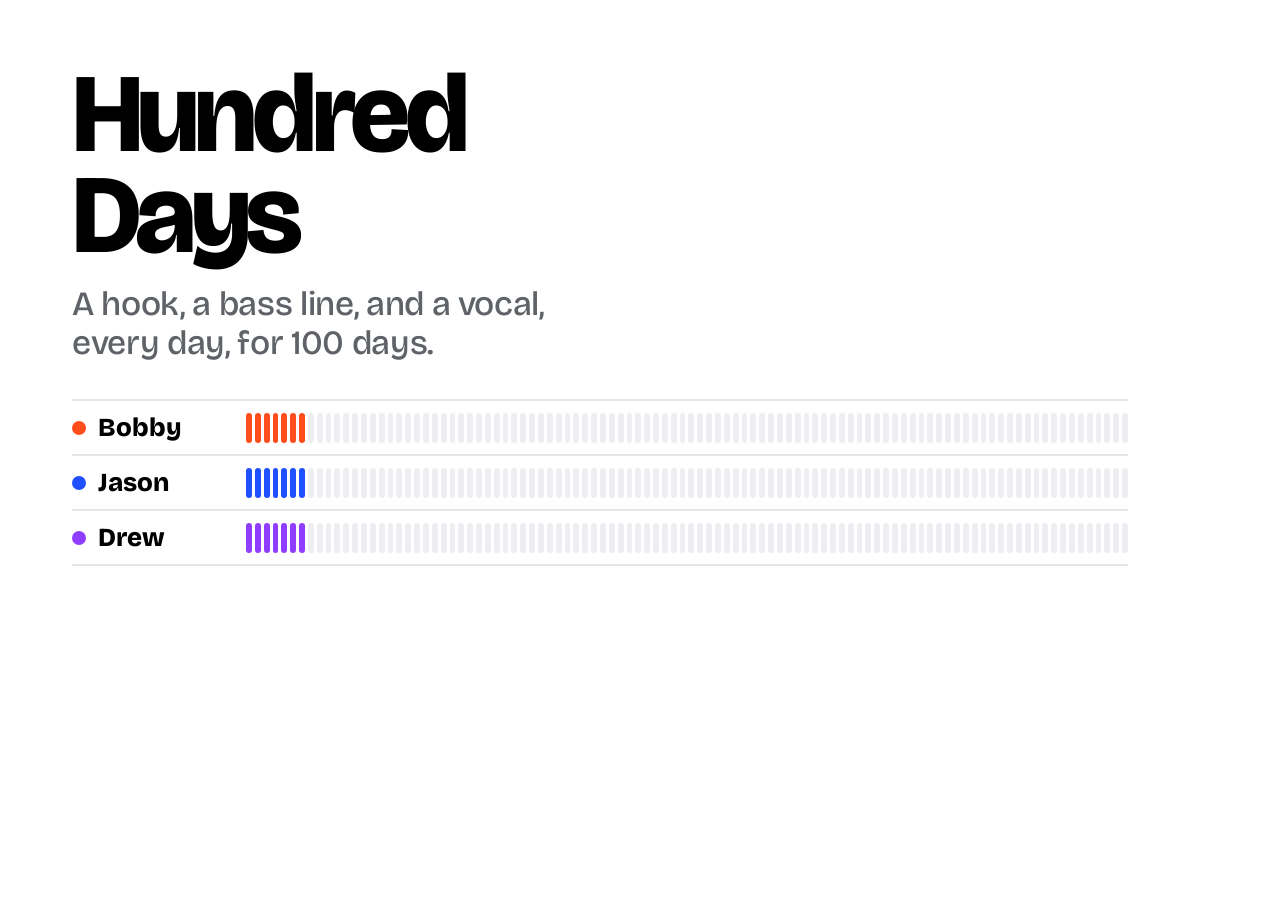
<file: scripts/og.html>
<!doctype html>
<html lang="en"><head><meta charset="utf-8">
<link href="https://fonts.googleapis.com/css2?family=Bricolage+Grotesque:opsz,wght@12..96,500;12..96,800&display=swap" rel="stylesheet">
<style>
  html, body { margin: 0; width: 1200px; height: 630px; background: #fff; color: #000; font-family: "Bricolage Grotesque", Helvetica, Arial, sans-serif; overflow: hidden; }
  .wrap { padding: 64px 72px; display: flex; flex-direction: column; height: 100%; box-sizing: border-box; justify-content: space-between; }
  h1 { margin: 0; font-size: 112px; line-height: 0.9; letter-spacing: -0.05em; font-weight: 800; font-variation-settings: "opsz" 96; }
  p { margin: 18px 0 0; font-size: 34px; font-weight: 500; color: #5f6368; letter-spacing: -0.01em; max-width: 24ch; line-height: 1.15; }
  .lane { display: grid; grid-template-columns: 150px 1fr; gap: 24px; align-items: center; padding: 11px 0; border-top: 2px solid #e4e6ea; }
  .lane:last-child { border-bottom: 2px solid #e4e6ea; }
  .name { font-size: 26px; font-weight: 800; display: flex; align-items: center; gap: 12px; }
  .name::before { content: ""; width: 14px; height: 14px; border-radius: 50%; background: var(--c); }
  .steps { display: grid; grid-template-columns: repeat(100, 1fr); gap: 3px; }
  .s { height: 30px; border-radius: 3px; background: #eceef2; }
  .s.on { background: var(--c); }
</style></head>
<body><div class="wrap">
  <div><h1>Hundred<br>Days</h1><p>A hook, a bass line, and a vocal, every day, for 100 days.</p></div>
  <div>
    <div class="lane" style="--c:#ff4d1c"><div class="name">Bobby</div><div class="steps" id="a"></div></div>
    <div class="lane" style="--c:#1f4fff"><div class="name">Jason</div><div class="steps" id="b"></div></div>
    <div class="lane" style="--c:#8f3dff"><div class="name">Drew</div><div class="steps" id="c"></div></div>
  </div>
</div>
<script>
  for (const [id, n] of [["a", 7], ["b", 7], ["c", 7]]) {
    document.getElementById(id).innerHTML = Array.from({ length: 100 }, (_, i) => `<div class="s${i < n ? " on" : ""}"></div>`).join("");
  }
</script></body></html>
</file>
